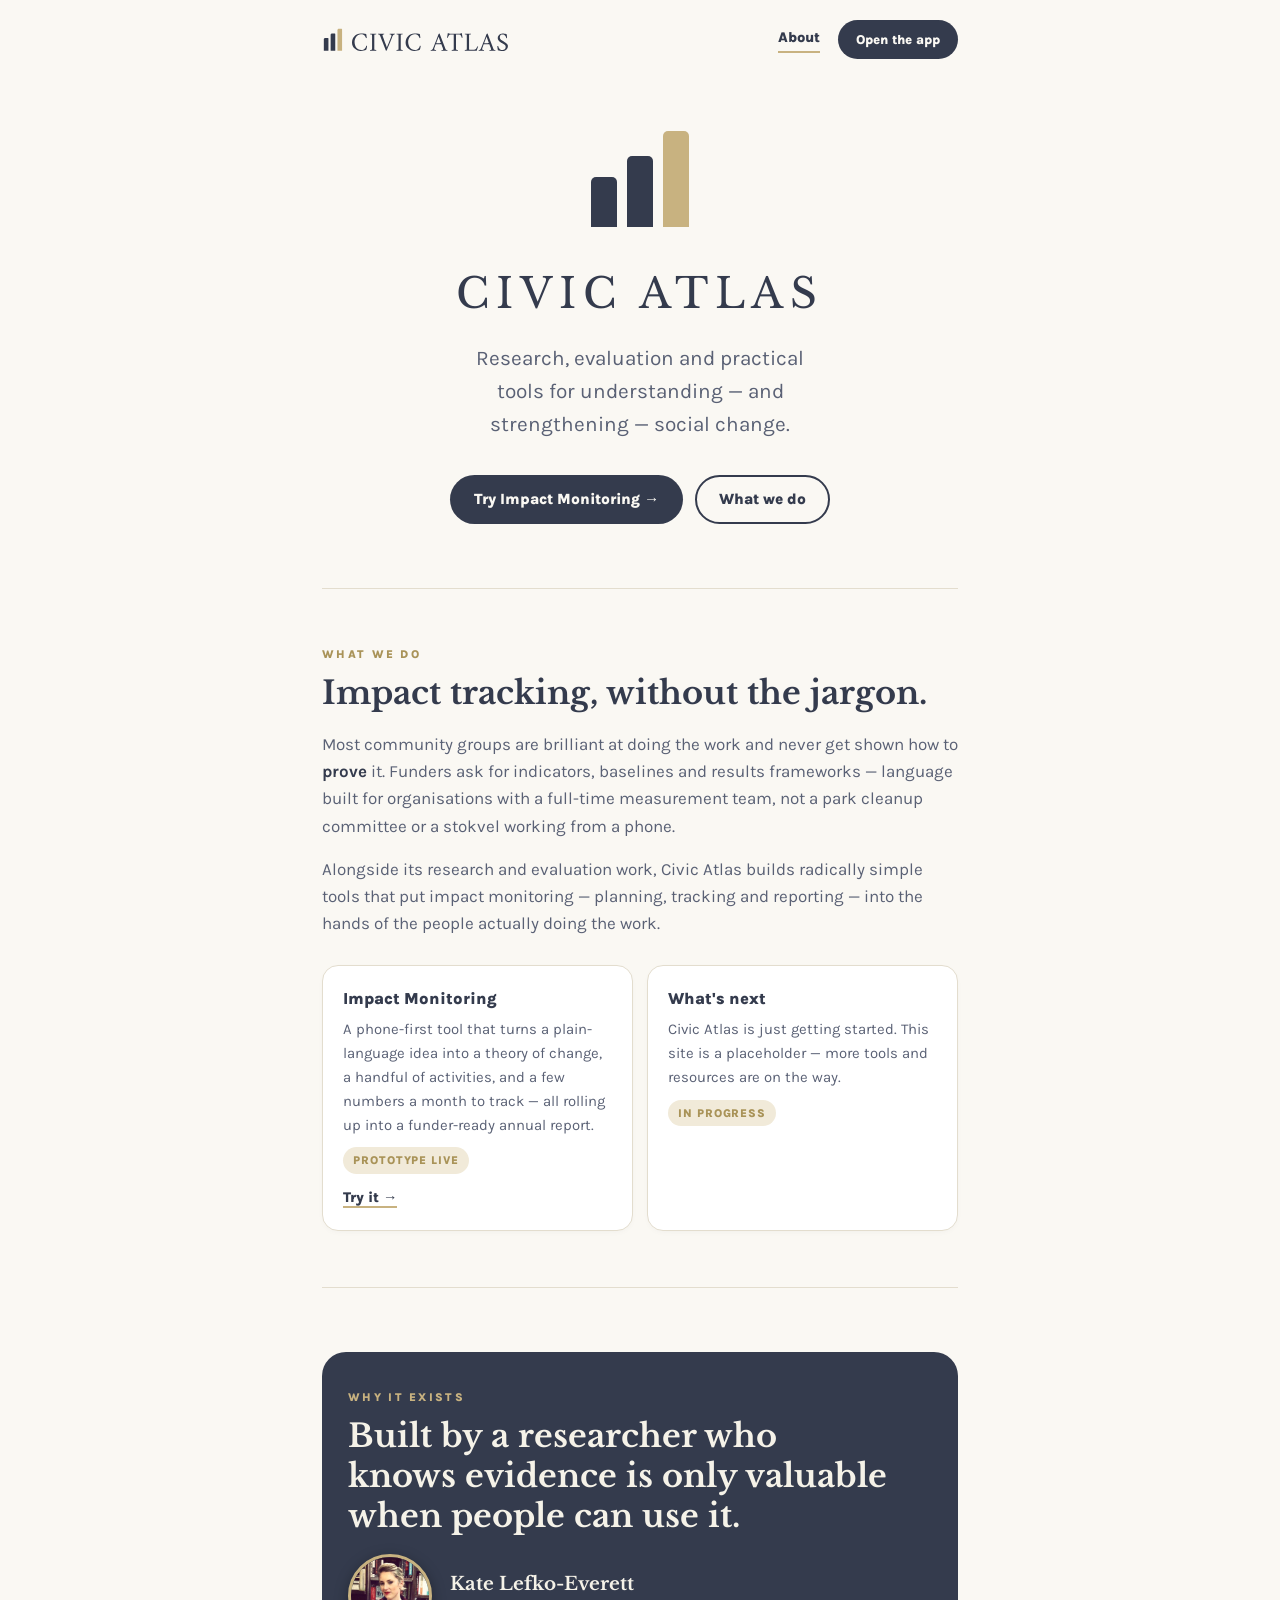
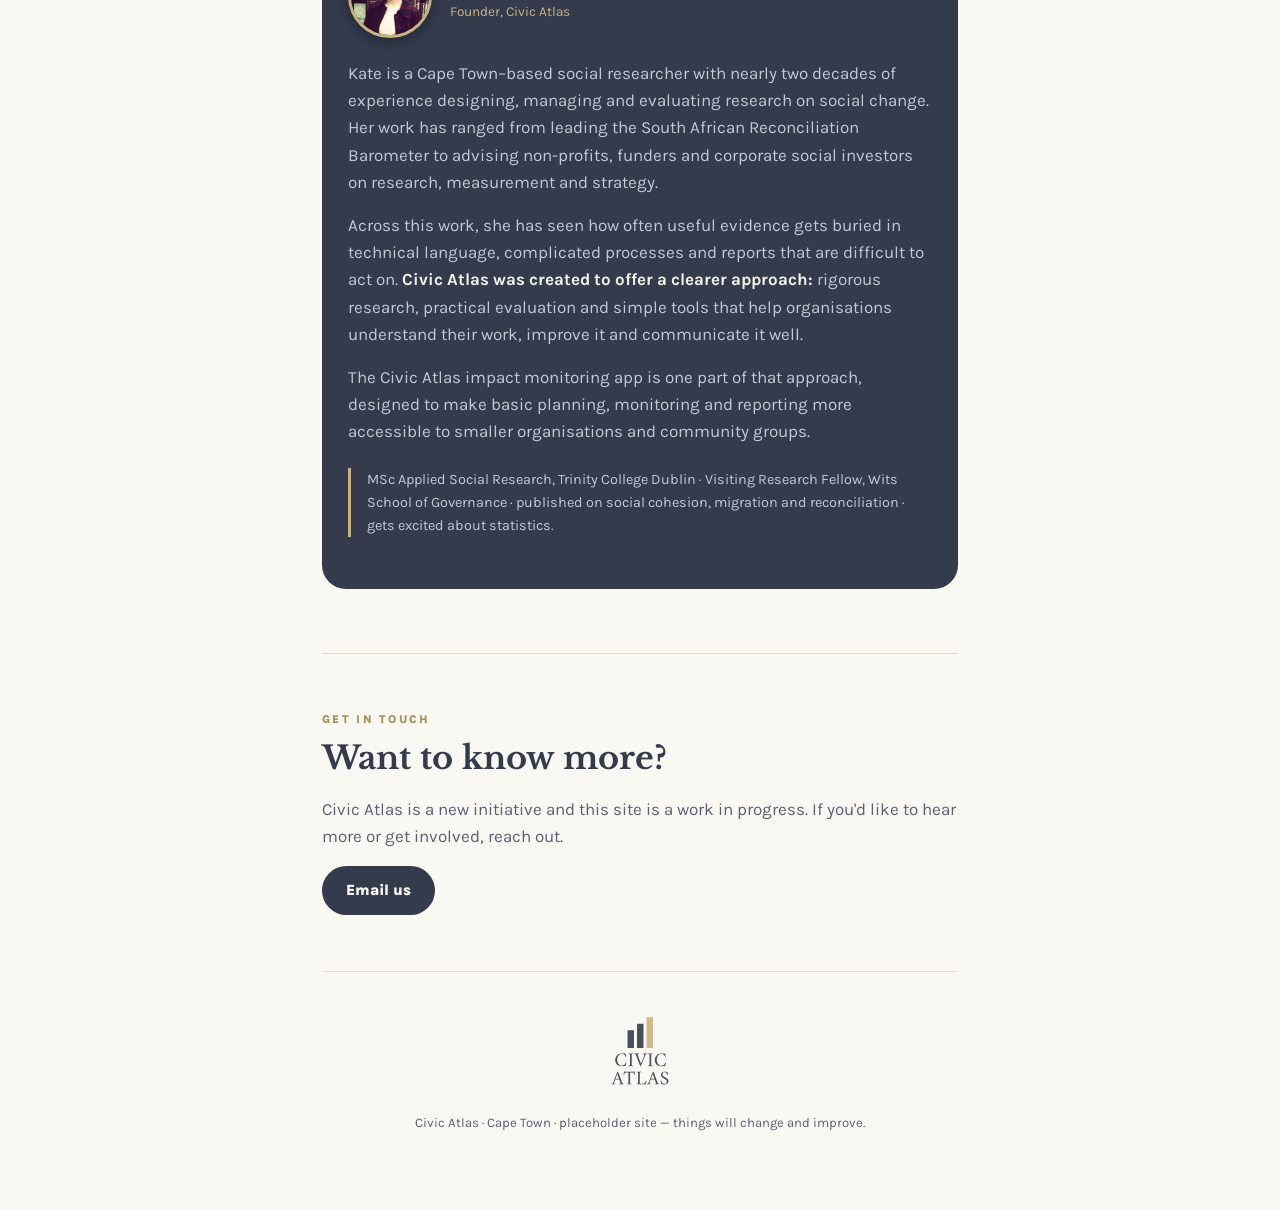
<file: index.html>
<!DOCTYPE html>
<html lang="en">
<head>
<meta charset="UTF-8" />
<meta name="viewport" content="width=device-width, initial-scale=1.0" />
<title>Civic Atlas — impact, made visible</title>
<meta name="description" content="Civic Atlas builds simple tools that help community groups and small NGOs plan, track and report their social impact." />
<link rel="icon" href="img/icon.svg" type="image/svg+xml" />
<link rel="preconnect" href="https://fonts.googleapis.com" />
<link rel="preconnect" href="https://fonts.gstatic.com" crossorigin />
<link href="https://fonts.googleapis.com/css2?family=Libre+Baskerville:ital,wght@0,400;0,700;1,400&family=Karla:ital,wght@0,300..800;1,300..800&display=swap" rel="stylesheet" />
<style>
  :root {
    --ink: #343b4d;
    --ink-soft: #5a6175;
    --sand: #c8b280;
    --sand-deep: #a99358;
    --sand-tint: #f1ead9;
    --paper: #faf8f3;
    --card: #ffffff;
    --line: #e3ddce;
    --serif: "Libre Baskerville", Georgia, serif;
    --sans: "Karla", "Helvetica Neue", sans-serif;
  }
  * { box-sizing: border-box; }
  html { scroll-behavior: smooth; }
  body {
    margin: 0;
    background: var(--paper);
    color: var(--ink);
    font-family: var(--sans);
    font-size: 17px;
    line-height: 1.6;
  }
  .wrap { max-width: 680px; margin: 0 auto; padding: 0 22px; }

  /* nav */
  nav {
    display: flex;
    justify-content: space-between;
    align-items: center;
    gap: 12px;
    flex-wrap: wrap;
    padding: 20px 0;
  }
  nav img { height: 26px; display: block; max-width: 100%; }
  nav a.nav-link {
    font-family: var(--sans);
    font-weight: 800;
    font-size: 0.9rem;
    text-decoration: none;
    color: var(--ink);
    border-bottom: 2px solid var(--sand);
    padding-bottom: 2px;
  }

  .btn {
    display: inline-block;
    white-space: nowrap;
    font-family: var(--sans);
    font-weight: 800;
    font-size: 0.95rem;
    text-decoration: none;
    padding: 12px 24px;
    border-radius: 999px;
    transition: transform 0.15s ease, background 0.15s ease;
  }
  .btn:active { transform: scale(0.97); }
  .btn--primary { background: var(--ink); color: var(--paper); }
  .btn--primary:hover { background: #262c3b; }
  .btn--ghost { border: 2px solid var(--ink); color: var(--ink); padding: 10px 22px; }
  .btn--small { font-size: 0.82rem; padding: 9px 18px; }

  /* hero */
  header.hero { text-align: center; padding: 52px 0 64px; }
  .hero-bars {
    display: flex;
    justify-content: center;
    align-items: flex-end;
    gap: 10px;
    height: 96px;
    margin-bottom: 34px;
  }
  .hero-bars i {
    width: 26px;
    border-radius: 5px 5px 0 0;
    background: var(--ink);
    animation: grow 0.9s cubic-bezier(0.2, 0.8, 0.2, 1) both;
    transform-origin: bottom;
  }
  .hero-bars i:nth-child(1) { height: 52%; animation-delay: 0.1s; }
  .hero-bars i:nth-child(2) { height: 74%; animation-delay: 0.25s; }
  .hero-bars i:nth-child(3) { height: 100%; background: var(--sand); animation-delay: 0.4s; }
  @keyframes grow { from { transform: scaleY(0); } }

  .brand-word {
    font-family: var(--serif);
    font-size: clamp(1.9rem, 7vw, 2.6rem);
    letter-spacing: 0.16em;
    font-weight: 400;
    margin: 0 0 6px;
    text-transform: uppercase;
  }
  .hero p.tag {
    font-size: clamp(1.05rem, 4vw, 1.3rem);
    color: var(--ink-soft);
    max-width: 34ch;
    margin: 14px auto 34px;
    text-wrap: balance;
  }
  .hero .cta-row { display: flex; gap: 12px; justify-content: center; flex-wrap: wrap; }

  /* sections */
  section { padding: 56px 0; border-top: 1px solid var(--line); }
  .kicker {
    font-size: 0.72rem;
    font-weight: 800;
    letter-spacing: 0.2em;
    text-transform: uppercase;
    color: var(--sand-deep);
    margin: 0 0 10px;
  }
  h2 {
    font-family: var(--serif);
    font-weight: 700;
    font-size: clamp(1.5rem, 5.5vw, 2rem);
    line-height: 1.25;
    margin: 0 0 18px;
    text-wrap: balance;
  }
  p { margin: 0 0 16px; color: var(--ink-soft); }
  p strong { color: var(--ink); }

  /* what we do cards */
  .cards { display: grid; gap: 14px; margin-top: 28px; }
  .card {
    background: var(--card);
    border: 1px solid var(--line);
    border-radius: 16px;
    padding: 20px;
    box-shadow: 0 2px 10px -6px rgba(52, 59, 77, 0.15);
  }
  .card h3 { margin: 0 0 6px; font-size: 1.02rem; font-family: var(--sans); font-weight: 800; color: var(--ink); }
  .card p { margin: 0; font-size: 0.93rem; }
  .card .status {
    display: inline-block;
    margin-top: 10px;
    font-size: 0.72rem;
    font-weight: 800;
    letter-spacing: 0.08em;
    text-transform: uppercase;
    color: var(--sand-deep);
    background: var(--sand-tint);
    border-radius: 999px;
    padding: 4px 10px;
  }

  /* about / founder */
  .founder {
    background: var(--ink);
    color: #ece8dd;
    border-radius: 24px;
    padding: 36px 26px;
    margin: 8px 0;
  }
  .founder .kicker { color: var(--sand); }
  .founder h2 { color: #f5f2e8; }
  .founder p { color: #c3c8d4; }
  .founder p strong { color: #f5f2e8; }
  .founder .cred {
    border-left: 3px solid var(--sand);
    padding-left: 16px;
    font-size: 0.9rem;
    margin-top: 22px;
  }
  .founder-head {
    display: flex;
    align-items: center;
    gap: 18px;
    margin-bottom: 22px;
  }
  .founder-photo {
    width: 84px;
    height: 84px;
    border-radius: 50%;
    object-fit: cover;
    flex: none;
    border: 3px solid var(--sand);
    box-shadow: 0 4px 14px rgba(0, 0, 0, 0.35);
  }
  .founder-head .names { min-width: 0; }
  .founder-head .name {
    font-family: var(--serif);
    font-weight: 700;
    font-size: 1.15rem;
    color: #f5f2e8;
    margin: 0;
  }
  .founder-head .role {
    font-size: 0.85rem;
    color: var(--sand);
    margin: 3px 0 0;
  }

  /* contact */
  .contact-row {
    display: flex;
    gap: 12px;
    flex-wrap: wrap;
    margin-top: 8px;
  }

  /* footer */
  footer { padding: 44px 0 60px; text-align: center; border-top: 1px solid var(--line); }
  footer img { height: 70px; opacity: 0.9; margin-bottom: 18px; }
  footer p { font-size: 0.82rem; color: var(--ink-soft); }

  @media (min-width: 560px) {
    .cards { grid-template-columns: 1fr 1fr; }
  }
</style>
</head>
<body>
<div class="wrap">

  <nav>
    <img src="img/ca-wide.svg" alt="Civic Atlas" />
    <div style="display:flex; align-items:center; gap:18px;">
      <a class="nav-link" href="#about">About</a>
      <a class="btn btn--primary btn--small" href="/impact-monitoring/">Open the app</a>
    </div>
  </nav>

  <header class="hero">
    <div class="hero-bars" aria-hidden="true"><i></i><i></i><i></i></div>
    <h1 class="brand-word">Civic Atlas</h1>
    <p class="tag">Research, evaluation and practical tools for understanding — and strengthening — social change.</p>
    <div class="cta-row">
      <a class="btn btn--primary" href="/impact-monitoring/">Try Impact Monitoring →</a>
      <a class="btn btn--ghost" href="#work">What we do</a>
    </div>
  </header>

  <section id="work">
    <p class="kicker">What we do</p>
    <h2>Impact tracking, without the jargon.</h2>
    <p>Most community groups are brilliant at doing the work and never get shown how to <strong>prove</strong> it. Funders ask for indicators, baselines and results frameworks — language built for organisations with a full-time measurement team, not a park cleanup committee or a stokvel working from a phone.</p>
    <p>Alongside its research and evaluation work, Civic Atlas builds radically simple tools that put impact monitoring — planning, tracking and reporting — into the hands of the people actually doing the work.</p>

    <div class="cards">
      <div class="card">
        <h3>Impact Monitoring</h3>
        <p>A phone-first tool that turns a plain-language idea into a theory of change, a handful of activities, and a few numbers a month to track — all rolling up into a funder-ready annual report.</p>
        <span class="status">Prototype live</span>
        <p style="margin-top:12px"><a href="/impact-monitoring/" style="color:var(--ink); font-weight:800; font-size:0.9rem; text-decoration:none; border-bottom:2px solid var(--sand);">Try it →</a></p>
      </div>
      <div class="card">
        <h3>What's next</h3>
        <p>Civic Atlas is just getting started. This site is a placeholder — more tools and resources are on the way.</p>
        <span class="status">In progress</span>
      </div>
    </div>
  </section>

  <section id="about">
    <div class="founder">
      <p class="kicker">Why it exists</p>
      <h2>Built by a researcher who knows evidence is only valuable when people can use it.</h2>
      <div class="founder-head">
        <img class="founder-photo" src="img/kate-photo.jpg" alt="Kate Lefko-Everett" />
        <div class="names">
          <p class="name">Kate Lefko-Everett</p>
          <p class="role">Founder, Civic Atlas</p>
        </div>
      </div>
      <p>Kate is a Cape Town–based social researcher with nearly two decades of experience designing, managing and evaluating research on social change. Her work has ranged from leading the South African Reconciliation Barometer to advising non-profits, funders and corporate social investors on research, measurement and strategy.</p>
      <p>Across this work, she has seen how often useful evidence gets buried in technical language, complicated processes and reports that are difficult to act on. <strong>Civic Atlas was created to offer a clearer approach:</strong> rigorous research, practical evaluation and simple tools that help organisations understand their work, improve it and communicate it well.</p>
      <p>The Civic Atlas impact monitoring app is one part of that approach, designed to make basic planning, monitoring and reporting more accessible to smaller organisations and community groups.</p>
      <p class="cred">MSc Applied Social Research, Trinity College Dublin · Visiting Research Fellow, Wits School of Governance · published on social cohesion, migration and reconciliation · gets excited about statistics.</p>
    </div>
  </section>

  <section id="contact">
    <p class="kicker">Get in touch</p>
    <h2>Want to know more?</h2>
    <p>Civic Atlas is a new initiative and this site is a work in progress. If you'd like to hear more or get involved, reach out.</p>
    <div class="contact-row">
      <a class="btn btn--primary" href="mailto:kate@civic-atlas.com">Email us</a>
    </div>
  </section>

  <footer>
    <img src="img/ca-tight.svg" alt="Civic Atlas" />
    <p>Civic Atlas · Cape Town · placeholder site — things will change and improve.</p>
  </footer>

</div>
</body>
</html>
</file>
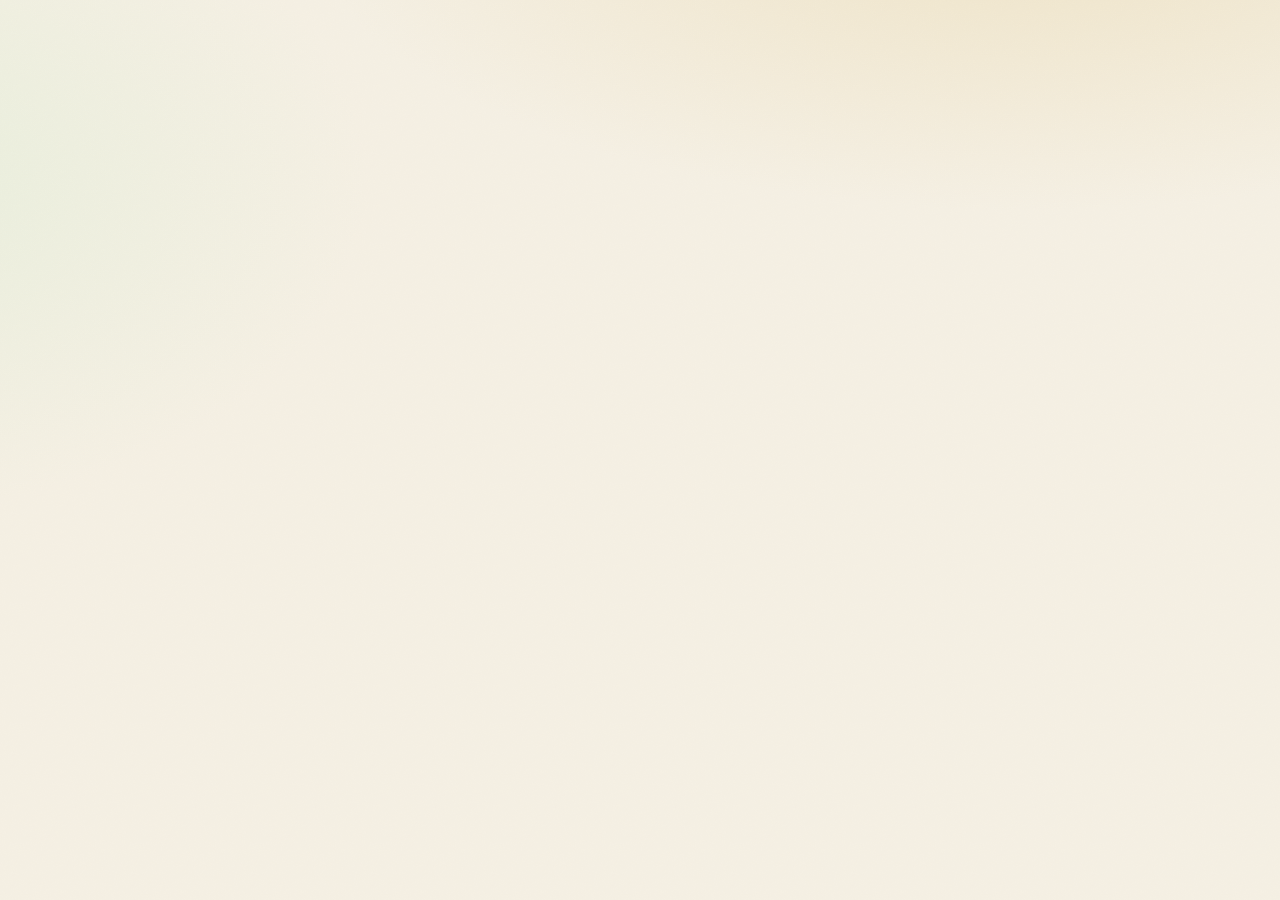
<file: impact-monitoring/index.html>
<!DOCTYPE html>
<html lang="en">
<head>
  <meta charset="UTF-8" />
  <meta name="viewport" content="width=device-width, initial-scale=1.0, viewport-fit=cover" />
  <meta name="theme-color" content="#f5f0e4" />
  <title>Impact Monitoring — Civic Atlas</title>
  <meta name="description" content="Civic Atlas Impact Monitoring — a simple way for community groups to plan, track and report their social impact." />
  <link rel="manifest" href="manifest.webmanifest" />
  <link rel="icon" href="icon.svg" type="image/svg+xml" />
  <link rel="apple-touch-icon" href="icon.svg" />
  <link rel="preconnect" href="https://fonts.googleapis.com" />
  <link rel="preconnect" href="https://fonts.gstatic.com" crossorigin />
  <link href="https://fonts.googleapis.com/css2?family=Fraunces:opsz,wght,SOFT@9..144,300..900,0..100&family=Karla:ital,wght@0,300..800;1,300..800&display=swap" rel="stylesheet" />
  <link rel="stylesheet" href="css/styles.css" />
</head>
<body>
  <div class="grain" aria-hidden="true"></div>
  <div id="app" class="app"></div>
  <div id="toast-root" aria-live="polite"></div>
  <script type="module" src="js/app.js"></script>
</body>
</html>
</file>
<file: impact-monitoring/css/styles.css>
/* ================================================================
   CA M&E — "Community Field Journal"
   Warm paper, park-green ink, terracotta stamps.
   Fraunces (display) + Karla (body).
   ================================================================ */

:root {
  /* palette */
  --paper: #f5f0e4;
  --paper-deep: #ede6d3;
  --card: #fbf8ef;
  --ink: #21301f;
  --ink-soft: #4c5a48;
  --ink-faint: #7d8877;
  --green: #2e5d3f;
  --green-deep: #234a31;
  --green-tint: #dde8d9;
  --terra: #c2622e;
  --terra-deep: #a34e20;
  --terra-tint: #f4e0d0;
  --amber: #e0a83c;
  --amber-tint: #f7ecd2;
  --line: #d8cfb8;
  --line-strong: #b9ae90;
  --danger: #a33a2a;

  --font-display: "Fraunces", Georgia, serif;
  --font-body: "Karla", "Helvetica Neue", sans-serif;

  --r-sm: 8px;
  --r-md: 14px;
  --r-lg: 22px;

  --shadow-card: 0 1px 2px rgba(33, 48, 31, 0.06), 0 6px 18px -8px rgba(33, 48, 31, 0.18);
  --shadow-pop: 0 2px 4px rgba(33, 48, 31, 0.08), 0 14px 34px -10px rgba(33, 48, 31, 0.28);

  --safe-top: env(safe-area-inset-top, 0px);
  --safe-bottom: env(safe-area-inset-bottom, 0px);
}

* { box-sizing: border-box; }

html { -webkit-text-size-adjust: 100%; }

body {
  margin: 0;
  background:
    radial-gradient(1200px 500px at 80% -10%, #efe4c8 0%, transparent 60%),
    radial-gradient(900px 600px at -10% 20%, #e9efdd 0%, transparent 55%),
    var(--paper);
  color: var(--ink);
  font-family: var(--font-body);
  font-size: 16px;
  line-height: 1.5;
  min-height: 100dvh;
}

/* paper grain */
.grain {
  position: fixed;
  inset: 0;
  pointer-events: none;
  z-index: 999;
  opacity: 0.5;
  mix-blend-mode: multiply;
  background-image: url("data:image/svg+xml,%3Csvg xmlns='http://www.w3.org/2000/svg' width='120' height='120'%3E%3Cfilter id='n'%3E%3CfeTurbulence type='fractalNoise' baseFrequency='0.9' numOctaves='2'/%3E%3CfeColorMatrix values='0 0 0 0 0.55 0 0 0 0 0.5 0 0 0 0 0.4 0 0 0 0.05 0'/%3E%3C/filter%3E%3Crect width='120' height='120' filter='url(%23n)'/%3E%3C/svg%3E");
}

.app {
  max-width: 560px;
  margin: 0 auto;
  padding: calc(14px + var(--safe-top)) 18px calc(96px + var(--safe-bottom));
  min-height: 100dvh;
}

/* ---------------------------------------------------------------
   typography
   --------------------------------------------------------------- */
h1, h2, h3 {
  font-family: var(--font-display);
  font-variation-settings: "SOFT" 60;
  line-height: 1.12;
  margin: 0;
  color: var(--ink);
  text-wrap: balance;
}
h1 { font-size: 2rem; font-weight: 560; letter-spacing: -0.01em; }
h2 { font-size: 1.4rem; font-weight: 550; }
h3 { font-size: 1.08rem; font-weight: 600; }

p { margin: 0; }

.lede { color: var(--ink-soft); font-size: 1.02rem; max-width: 40ch; }

.eyebrow {
  font-size: 0.72rem;
  font-weight: 700;
  letter-spacing: 0.14em;
  text-transform: uppercase;
  color: var(--terra);
}

.small { font-size: 0.85rem; color: var(--ink-faint); }

/* ---------------------------------------------------------------
   header / brand
   --------------------------------------------------------------- */
.masthead {
  display: flex;
  align-items: center;
  justify-content: space-between;
  gap: 12px;
  padding: 6px 0 20px;
}
.brand {
  display: flex;
  align-items: center;
  gap: 10px;
  text-decoration: none;
  color: inherit;
}
.brand-lockup { height: 34px; display: block; }

.brand-mark {
  width: 38px;
  height: 38px;
  flex: none;
  display: grid;
  place-items: center;
  border-radius: 50%;
  background: var(--green);
  color: #f4efdf;
  font-family: var(--font-display);
  font-weight: 650;
  font-size: 0.86rem;
  letter-spacing: 0.02em;
  box-shadow: inset 0 0 0 2px rgba(244, 239, 223, 0.35), var(--shadow-card);
  transform: rotate(-4deg);
}
.brand-name {
  font-family: var(--font-display);
  font-weight: 620;
  font-size: 1.05rem;
  line-height: 1.1;
}
.brand-name span { display: block; font-family: var(--font-body); font-weight: 600; font-size: 0.68rem; letter-spacing: 0.12em; text-transform: uppercase; color: var(--ink-faint); }

.plan-chip {
  font-size: 0.7rem;
  font-weight: 700;
  letter-spacing: 0.1em;
  text-transform: uppercase;
  color: var(--green-deep);
  background: var(--green-tint);
  border: 1px dashed var(--green);
  border-radius: 999px;
  padding: 5px 12px;
}

/* ---------------------------------------------------------------
   cards
   --------------------------------------------------------------- */
.card {
  background: var(--card);
  border: 1px solid var(--line);
  border-radius: var(--r-lg);
  padding: 20px;
  box-shadow: var(--shadow-card);
  position: relative;
}

.card--action {
  cursor: pointer;
  transition: transform 0.15s ease, box-shadow 0.15s ease;
  -webkit-tap-highlight-color: transparent;
}
.card--action:active { transform: scale(0.985); }

.card--locked {
  background: transparent;
  border: 1.5px dashed var(--line-strong);
  box-shadow: none;
  color: var(--ink-faint);
}

.stack { display: flex; flex-direction: column; gap: 14px; }
.stack--lg { gap: 16px; }
.row { display: flex; align-items: center; gap: 12px; }
.row--between { justify-content: space-between; }
.grow { flex: 1; min-width: 0; }

/* staggered entrance */
.reveal { animation: rise 0.5s cubic-bezier(0.2, 0.7, 0.2, 1) both; }
.reveal:nth-child(1) { animation-delay: 0.03s; }
.reveal:nth-child(2) { animation-delay: 0.09s; }
.reveal:nth-child(3) { animation-delay: 0.15s; }
.reveal:nth-child(4) { animation-delay: 0.21s; }
.reveal:nth-child(5) { animation-delay: 0.27s; }
.reveal:nth-child(6) { animation-delay: 0.33s; }
.reveal:nth-child(7) { animation-delay: 0.39s; }
@keyframes rise {
  from { opacity: 0; transform: translateY(14px); }
  to { opacity: 1; transform: none; }
}

/* project card */
.project-emoji {
  width: 52px;
  height: 52px;
  flex: none;
  display: grid;
  place-items: center;
  font-size: 1.6rem;
  background: var(--green-tint);
  border-radius: var(--r-md);
  border: 1px solid rgba(46, 93, 63, 0.2);
}
.project-card .tagline { color: var(--ink-soft); font-size: 0.9rem; margin-top: 2px; }

.badge {
  display: inline-block;
  font-size: 0.68rem;
  font-weight: 700;
  letter-spacing: 0.08em;
  text-transform: uppercase;
  padding: 3px 9px;
  border-radius: 999px;
}
.badge--example { background: var(--amber-tint); color: #8a6316; border: 1px solid rgba(224, 168, 60, 0.5); }
.badge--live { background: var(--green-tint); color: var(--green-deep); border: 1px solid rgba(46, 93, 63, 0.35); }
.badge--new { background: var(--terra-tint); color: var(--terra-deep); border: 1px solid rgba(194, 98, 46, 0.35); }

.meter {
  height: 6px;
  border-radius: 999px;
  background: var(--paper-deep);
  overflow: hidden;
  margin-top: 12px;
}
.meter > i {
  display: block;
  height: 100%;
  border-radius: inherit;
  background: linear-gradient(90deg, var(--green), #4a7d58);
  transition: width 0.6s cubic-bezier(0.2, 0.7, 0.2, 1);
}

/* ---------------------------------------------------------------
   buttons
   --------------------------------------------------------------- */
.btn {
  appearance: none;
  border: none;
  font-family: var(--font-body);
  font-weight: 700;
  font-size: 0.95rem;
  border-radius: 999px;
  padding: 13px 22px;
  cursor: pointer;
  display: inline-flex;
  align-items: center;
  justify-content: center;
  gap: 8px;
  transition: transform 0.12s ease, box-shadow 0.12s ease, background 0.15s ease;
  -webkit-tap-highlight-color: transparent;
  text-decoration: none;
}
.btn:active { transform: scale(0.97); }
.btn:disabled { opacity: 0.45; cursor: not-allowed; transform: none; }

.btn--primary {
  background: var(--green);
  color: #f6f2e6;
  box-shadow: 0 2px 0 var(--green-deep), var(--shadow-card);
}
.btn--primary:not(:disabled):hover { background: var(--green-deep); }

.btn--terra {
  background: var(--terra);
  color: #fdf6ee;
  box-shadow: 0 2px 0 var(--terra-deep), var(--shadow-card);
}

.btn--ghost {
  background: transparent;
  color: var(--green-deep);
  border: 1.5px solid var(--line-strong);
}
.btn--ghost:hover { border-color: var(--green); }

.btn--small { padding: 8px 14px; font-size: 0.85rem; }
.btn--block { width: 100%; }

.btn--icon {
  width: 40px;
  height: 40px;
  padding: 0;
  border-radius: 50%;
  background: transparent;
  border: 1.5px solid var(--line-strong);
  color: var(--ink-soft);
  font-size: 1rem;
}

.link-btn {
  background: none;
  border: none;
  padding: 4px;
  font-family: var(--font-body);
  font-weight: 700;
  font-size: 0.88rem;
  color: var(--terra);
  cursor: pointer;
  text-decoration: underline;
  text-underline-offset: 3px;
  text-decoration-thickness: 1.5px;
}

/* AI sparkle button state */
.btn .spin {
  width: 15px;
  height: 15px;
  border: 2px solid currentColor;
  border-right-color: transparent;
  border-radius: 50%;
  animation: spin 0.7s linear infinite;
}
@keyframes spin { to { transform: rotate(360deg); } }

/* ---------------------------------------------------------------
   forms
   --------------------------------------------------------------- */
label.field { display: block; }
label.field > span,
.field-label {
  display: block;
  font-size: 0.78rem;
  font-weight: 700;
  letter-spacing: 0.08em;
  text-transform: uppercase;
  color: var(--ink-soft);
  margin-bottom: 6px;
}

input[type="text"],
input[type="number"],
input[type="password"],
input[type="email"],
input[type="month"],
textarea,
select {
  width: 100%;
  font-family: var(--font-body);
  font-size: 1rem;
  color: var(--ink);
  background: #fffdf7;
  border: 1.5px solid var(--line);
  border-radius: var(--r-md);
  padding: 12px 14px;
  outline: none;
  transition: border-color 0.15s ease, box-shadow 0.15s ease;
}
input:focus, textarea:focus, select:focus {
  border-color: var(--green);
  box-shadow: 0 0 0 3px rgba(46, 93, 63, 0.14);
}
textarea { resize: vertical; min-height: 96px; line-height: 1.5; }

/* toggle switch */
input.switch {
  appearance: none;
  width: 46px;
  height: 27px;
  border-radius: 999px;
  background: var(--line-strong);
  position: relative;
  cursor: pointer;
  transition: background 0.2s ease;
  flex: none;
  margin: 0;
}
input.switch::after {
  content: "";
  position: absolute;
  top: 3px;
  left: 3px;
  width: 21px;
  height: 21px;
  border-radius: 50%;
  background: #fffdf7;
  box-shadow: 0 1px 3px rgba(33, 48, 31, 0.3);
  transition: left 0.2s ease;
}
input.switch:checked { background: var(--green); }
input.switch:checked::after { left: 22px; }

input:disabled, textarea:disabled {
  background: var(--paper-deep);
  color: var(--ink-soft);
  cursor: default;
  opacity: 0.85;
}

input[type="number"] { text-align: center; font-weight: 700; font-size: 1.1rem; }

/* ---------------------------------------------------------------
   journey / setup steps
   --------------------------------------------------------------- */
.journey { display: flex; flex-direction: column; gap: 0; }

.step {
  display: grid;
  grid-template-columns: 44px 1fr;
  gap: 14px;
  position: relative;
  padding-bottom: 22px;
}
.step::before {
  content: "";
  position: absolute;
  left: 21px;
  top: 46px;
  bottom: 0;
  width: 2px;
  background-image: linear-gradient(var(--line-strong) 55%, transparent 55%);
  background-size: 2px 9px;
}
.step:last-child::before { display: none; }

.step-stamp {
  width: 44px;
  height: 44px;
  flex: none;
  display: grid;
  place-items: center;
  border-radius: 50%;
  border: 2px solid var(--line-strong);
  background: var(--card);
  font-family: var(--font-display);
  font-weight: 650;
  font-size: 1.05rem;
  color: var(--ink-faint);
  transform: rotate(-3deg);
  transition: all 0.25s ease;
}
.step--done .step-stamp {
  background: var(--green);
  border-color: var(--green-deep);
  color: #f4efdf;
}
.step--active .step-stamp {
  border-color: var(--terra);
  color: var(--terra-deep);
  background: var(--terra-tint);
  transform: rotate(3deg) scale(1.06);
  box-shadow: var(--shadow-card);
}
.step--locked { opacity: 0.55; }

.step-body h3 { padding-top: 8px; }
.step-body .hint { font-size: 0.88rem; color: var(--ink-soft); margin-top: 2px; }
.step-panel { margin-top: 12px; }

.tick { display: inline-block; animation: pop 0.35s cubic-bezier(0.2, 1.4, 0.4, 1); }
@keyframes pop { from { transform: scale(0); } to { transform: scale(1); } }

/* draft box — AI output */
.draft {
  background: linear-gradient(160deg, #fdf9ee, #f7f0dc);
  border: 1.5px solid var(--amber);
  border-radius: var(--r-md);
  padding: 4px;
  position: relative;
  margin-top: 10px;
}
.draft--locked::after { display: none; }
.draft::after {
  content: "✎ edit freely";
  position: absolute;
  top: -9px;
  right: 14px;
  font-size: 0.66rem;
  font-weight: 700;
  letter-spacing: 0.08em;
  text-transform: uppercase;
  background: var(--amber);
  color: #4d3810;
  padding: 2px 8px;
  border-radius: 999px;
}
.draft textarea, .draft input {
  border: none;
  background: transparent;
  box-shadow: none !important;
}

/* activity rows */
.activity-row {
  display: flex;
  gap: 10px;
  align-items: flex-start;
  background: #fffdf7;
  border: 1.5px solid var(--line);
  border-radius: var(--r-md);
  padding: 12px;
}
.activity-row .num {
  flex: none;
  width: 26px;
  height: 26px;
  display: grid;
  place-items: center;
  border-radius: 50%;
  background: var(--green-tint);
  color: var(--green-deep);
  font-weight: 800;
  font-size: 0.8rem;
  margin-top: 4px;
}
.activity-row input { border: none; padding: 4px 2px; background: transparent; }
.activity-row input:focus { box-shadow: none; }
.activity-row .del {
  flex: none;
  background: none;
  border: none;
  color: var(--ink-faint);
  font-size: 1.1rem;
  cursor: pointer;
  padding: 6px;
  margin-top: 2px;
}
.activity-row .del:hover { color: var(--danger); }

.indicator-grid {
  display: grid;
  grid-template-columns: 1fr 92px;
  gap: 8px;
  margin-top: 8px;
}

.cap-note {
  font-size: 0.8rem;
  color: var(--ink-faint);
  text-align: center;
  padding: 6px;
}

/* ---------------------------------------------------------------
   tabs (project dashboard)
   --------------------------------------------------------------- */
.tabbar {
  position: fixed;
  bottom: 0;
  left: 0;
  right: 0;
  z-index: 50;
  display: flex;
  justify-content: center;
  padding: 0 18px calc(12px + var(--safe-bottom));
  pointer-events: none;
}
.tabbar-inner {
  pointer-events: auto;
  display: flex;
  gap: 4px;
  background: var(--ink);
  border-radius: 999px;
  padding: 6px;
  box-shadow: var(--shadow-pop);
}
.tab {
  appearance: none;
  border: none;
  background: transparent;
  color: #b9c4b3;
  font-family: var(--font-body);
  font-weight: 700;
  font-size: 0.85rem;
  padding: 10px 18px;
  border-radius: 999px;
  cursor: pointer;
  display: flex;
  align-items: center;
  gap: 6px;
  transition: all 0.2s ease;
  -webkit-tap-highlight-color: transparent;
}
.tab.active { background: var(--paper); color: var(--ink); }

/* ---------------------------------------------------------------
   tracking table
   --------------------------------------------------------------- */
.month-strip {
  display: flex;
  gap: 8px;
  overflow-x: auto;
  padding: 4px 2px 10px;
  scrollbar-width: none;
  -webkit-overflow-scrolling: touch;
}
.month-strip::-webkit-scrollbar { display: none; }
.month-chip {
  flex: none;
  appearance: none;
  border: 1.5px solid var(--line-strong);
  background: var(--card);
  border-radius: 999px;
  padding: 8px 14px;
  font-family: var(--font-body);
  font-weight: 700;
  font-size: 0.82rem;
  color: var(--ink-soft);
  cursor: pointer;
  display: flex;
  align-items: center;
  gap: 5px;
  transition: all 0.15s ease;
}
.month-chip.selected { background: var(--green); border-color: var(--green-deep); color: #f4efdf; }
.month-chip .dot { width: 6px; height: 6px; border-radius: 50%; background: var(--amber); }
.month-chip.selected .dot { background: var(--amber); }

.track-row {
  display: grid;
  grid-template-columns: 1fr 96px;
  gap: 12px;
  align-items: center;
  padding: 13px 0;
  border-bottom: 1.5px dashed var(--line);
}
.track-row:last-of-type { border-bottom: none; }
.track-row .desc { font-weight: 700; font-size: 0.95rem; }
.track-row .unit { font-size: 0.78rem; color: var(--ink-faint); text-transform: uppercase; letter-spacing: 0.06em; }

/* ---------------------------------------------------------------
   report
   --------------------------------------------------------------- */
.report-table { width: 100%; border-collapse: collapse; font-size: 0.9rem; }
.report-table th, .report-table td { padding: 9px 8px; text-align: left; border-bottom: 1px solid var(--line); }
.report-table th { font-size: 0.7rem; text-transform: uppercase; letter-spacing: 0.08em; color: var(--ink-soft); }
.report-table td.num, .report-table th.num { text-align: right; font-variant-numeric: tabular-nums; }
.report-table .total { font-weight: 800; color: var(--green-deep); }

.timecapsule {
  border: 2px solid var(--terra);
  border-radius: var(--r-lg);
  padding: 18px;
  background: linear-gradient(165deg, #fdf6ee, #f8ead9);
  position: relative;
  overflow: hidden;
}
.timecapsule--locked {
  border-style: dashed;
  background: linear-gradient(165deg, #fbf6ef, #f3ece0);
}
/* two-class selector beats the base .timecapsule::before regardless of order */
.timecapsule.timecapsule--locked::before { content: "LOCKED"; opacity: 0.85; }
.timecapsule::before {
  content: "TIME CAPSULE";
  position: absolute;
  top: 14px;
  right: -34px;
  transform: rotate(38deg);
  font-size: 0.6rem;
  font-weight: 800;
  letter-spacing: 0.18em;
  background: var(--terra);
  color: #fdf6ee;
  padding: 3px 40px;
}
.timecapsule blockquote {
  margin: 10px 0 0;
  font-family: var(--font-display);
  font-size: 1.12rem;
  font-style: italic;
  line-height: 1.4;
  color: var(--terra-deep);
}

.narrative {
  font-size: 0.97rem;
  line-height: 1.65;
  color: var(--ink);
  white-space: pre-wrap;
}
.narrative strong { color: var(--green-deep); background: rgba(224, 168, 60, 0.22); padding: 0 3px; border-radius: 4px; }

/* ---------------------------------------------------------------
   Dot — the resident M&E guide
   --------------------------------------------------------------- */
.dot-intro {
  display: flex;
  gap: 12px;
  align-items: flex-start;
}
.dot-avatar {
  width: 54px;
  height: 54px;
  flex: none;
  border-radius: 50%;
  border: 2.5px solid var(--amber);
  box-shadow: var(--shadow-card);
  background: #f0dfb4;
}
.dot-avatar--sm { width: 30px; height: 30px; border-width: 2px; box-shadow: none; }
.dot-bubble {
  background: var(--card);
  border: 1.5px solid var(--line);
  border-radius: 4px var(--r-lg) var(--r-lg) var(--r-lg);
  padding: 12px 15px;
  font-size: 0.92rem;
  color: var(--ink-soft);
  box-shadow: var(--shadow-card);
}
.dot-bubble .dot-name {
  display: block;
  font-size: 0.68rem;
  font-weight: 800;
  letter-spacing: 0.12em;
  text-transform: uppercase;
  color: var(--terra);
  margin-bottom: 3px;
}
.btn .dot-avatar--sm { margin: -6px 0 -6px -8px; }
.dot-intro--big { margin: 26px 0 6px; }
.dot-intro--big .dot-avatar { width: 74px; height: 74px; }
.dot-intro--big .dot-bubble { font-size: 1rem; }

/* ---------------------------------------------------------------
   sheets (activity editor, month picker, project edit)
   --------------------------------------------------------------- */
.sheet-overlay {
  position: fixed;
  inset: 0;
  z-index: 150;
  background: rgba(33, 48, 31, 0.5);
  display: flex;
  align-items: flex-end;
  justify-content: center;
  animation: fade 0.2s ease;
}
@keyframes fade { from { opacity: 0; } }
.sheet {
  background: var(--paper);
  width: 100%;
  max-width: 560px;
  border-radius: 24px 24px 0 0;
  padding: 22px 20px calc(24px + var(--safe-bottom));
  max-height: 92dvh;
  overflow-y: auto;
  box-shadow: var(--shadow-pop);
  animation: sheet-up 0.28s cubic-bezier(0.2, 0.9, 0.3, 1);
}
.sheet--full { min-height: 92dvh; }
@keyframes sheet-up { from { transform: translateY(40px); opacity: 0.4; } }

/* char counter + mic */
.char-note { text-align: right; font-size: 0.72rem; color: var(--ink-faint); margin-top: 4px; }
.mic-btn.recording {
  border-color: var(--danger);
  color: var(--danger);
  animation: pulse 1.1s infinite;
}
@keyframes pulse { 50% { box-shadow: 0 0 0 6px rgba(163, 58, 42, 0.15); } }

/* project photo thumbs */
.project-thumb {
  width: 52px;
  height: 52px;
  flex: none;
  object-fit: cover;
  border-radius: var(--r-md);
  border: 1px solid var(--line);
}
.photo-preview {
  width: 100%;
  max-height: 180px;
  object-fit: cover;
  border-radius: var(--r-md);
  border: 1px solid var(--line);
}

/* tile size modifiers — apply to both the emoji tile and the photo thumb */
.tile--lg { width: 72px; height: 72px; font-size: 2.2rem; border-radius: 18px; }
.tile--mast { width: 30px; height: 30px; font-size: 1rem; border-radius: 50%; }

/* project look picker (emoji + background colour) */
.look-picker { display: flex; flex-direction: column; gap: 8px; }
.look-top { display: flex; gap: 12px; align-items: center; margin-bottom: 4px; }
.look-top .small { margin: 0; }
.chip-row { display: flex; flex-wrap: wrap; gap: 8px; }
.emoji-chip {
  width: 40px; height: 40px; font-size: 1.3rem;
  display: grid; place-items: center; padding: 0;
  border: 1.5px solid var(--line); border-radius: 12px;
  background: var(--card); cursor: pointer;
  -webkit-tap-highlight-color: transparent;
}
.emoji-chip.selected { border-color: var(--green); box-shadow: 0 0 0 2px rgba(46, 93, 63, 0.25); }
.swatch {
  width: 36px; height: 36px; border-radius: 50%; padding: 0;
  border: 2px solid rgba(0, 0, 0, 0.08); cursor: pointer;
  -webkit-tap-highlight-color: transparent;
}
.swatch.selected { box-shadow: 0 0 0 2px var(--paper), 0 0 0 4px var(--green); }

/* year chips with data coverage */
.year-strip { display: flex; gap: 8px; flex-wrap: wrap; }
.year-chip {
  appearance: none;
  border: 1.5px solid var(--line-strong);
  background: var(--card);
  border-radius: 999px;
  padding: 8px 14px;
  font-family: var(--font-body);
  font-weight: 700;
  font-size: 0.85rem;
  color: var(--ink-soft);
  cursor: pointer;
  display: flex;
  align-items: center;
  gap: 7px;
}
.year-chip.selected { background: var(--ink); border-color: var(--ink); color: var(--paper); }
.year-chip .cov {
  width: 9px;
  height: 9px;
  border-radius: 50%;
  border: 1.5px solid var(--line-strong);
  background: transparent;
}
.year-chip .cov--some { background: var(--amber); border-color: var(--amber); }
.year-chip .cov--most { background: #7da267; border-color: #7da267; }
.year-chip .cov--full { background: var(--green); border-color: var(--green); }

/* sparkline chart rows */
.spark-row { padding: 10px 0; border-bottom: 1.5px dashed var(--line); }
.spark-row:last-child { border-bottom: none; }
.spark-row .row { align-items: baseline; }
.spark-svg { width: 100%; height: 34px; display: block; margin-top: 6px; }
.spark-svg rect { fill: var(--green); }
.spark-svg rect.faint { fill: var(--line); }
.spark-total { font-weight: 800; color: var(--green-deep); font-variant-numeric: tabular-nums; }

/* ---------------------------------------------------------------
   misc
   --------------------------------------------------------------- */
.divider {
  border: none;
  border-top: 1.5px dashed var(--line-strong);
  margin: 22px 0;
}

.back-link {
  display: inline-flex;
  align-items: center;
  gap: 6px;
  font-weight: 700;
  font-size: 0.9rem;
  color: var(--ink-soft);
  text-decoration: none;
  padding: 6px 0;
}

.callout {
  background: var(--amber-tint);
  border: 1.5px dashed var(--amber);
  border-radius: var(--r-md);
  padding: 12px 14px;
  font-size: 0.88rem;
  color: #6b4f14;
}
.callout .link-btn { color: var(--terra-deep); }

.vision-photo {
  width: 100%;
  border-radius: var(--r-md);
  border: 1px solid var(--line);
  display: block;
  margin-top: 10px;
}

#toast-root {
  position: fixed;
  bottom: calc(84px + var(--safe-bottom));
  left: 0;
  right: 0;
  display: flex;
  flex-direction: column;
  align-items: center;
  gap: 8px;
  z-index: 200;
  pointer-events: none;
}
.toast {
  background: var(--ink);
  color: var(--paper);
  font-weight: 700;
  font-size: 0.88rem;
  padding: 11px 20px;
  border-radius: 999px;
  box-shadow: var(--shadow-pop);
  animation: toast-in 0.3s cubic-bezier(0.2, 1.2, 0.4, 1), toast-out 0.3s ease 2.4s forwards;
}
@keyframes toast-in { from { opacity: 0; transform: translateY(12px); } }
@keyframes toast-out { to { opacity: 0; transform: translateY(8px); } }

.empty-note {
  text-align: center;
  color: var(--ink-faint);
  padding: 30px 20px;
  font-size: 0.92rem;
}

/* ---------------------------------------------------------------
   print — annual report becomes the donor document
   --------------------------------------------------------------- */
@media print {
  body { background: #fff; }
  .grain, .tabbar, .masthead, .no-print, #toast-root { display: none !important; }
  .app { padding: 0; max-width: none; }

  /* Each report section is a self-contained unit: never split it across a
     page boundary — if it doesn't fit in what's left of the page, push the
     whole thing to the top of the next page instead. */
  .card, .timecapsule {
    box-shadow: none;
    border-color: #ccc;
    break-inside: avoid;
    page-break-inside: avoid;
  }

  /* Keep a heading glued to the content that follows it. */
  .card h2, .card h3, .timecapsule .eyebrow {
    break-after: avoid;
    page-break-after: avoid;
  }

  /* Rows within a section (table rows, month-by-month bars) shouldn't split
     mid-row either, even if the section itself has to break. */
  .report-table tr, .spark-row {
    break-inside: avoid;
    page-break-inside: avoid;
  }
}

@media (min-width: 561px) {
  .app { padding-top: 34px; }
}
</file>
